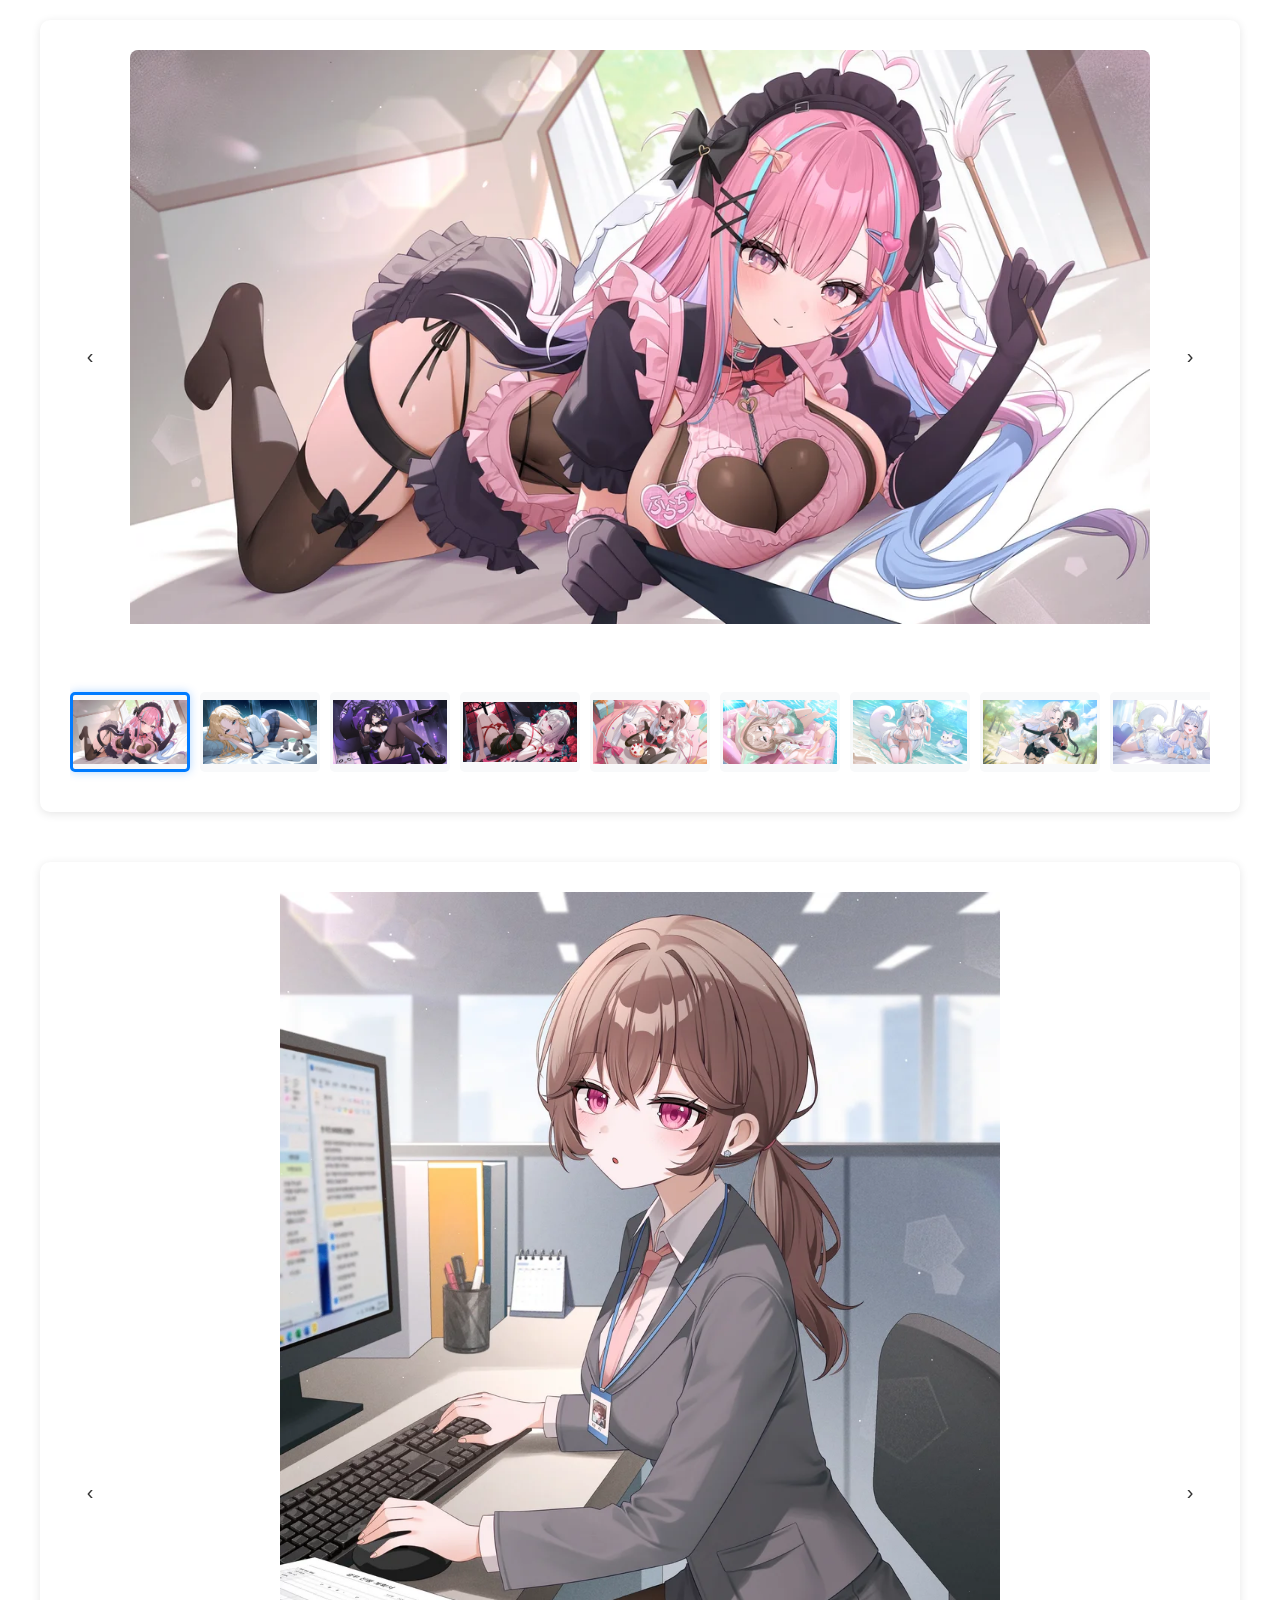
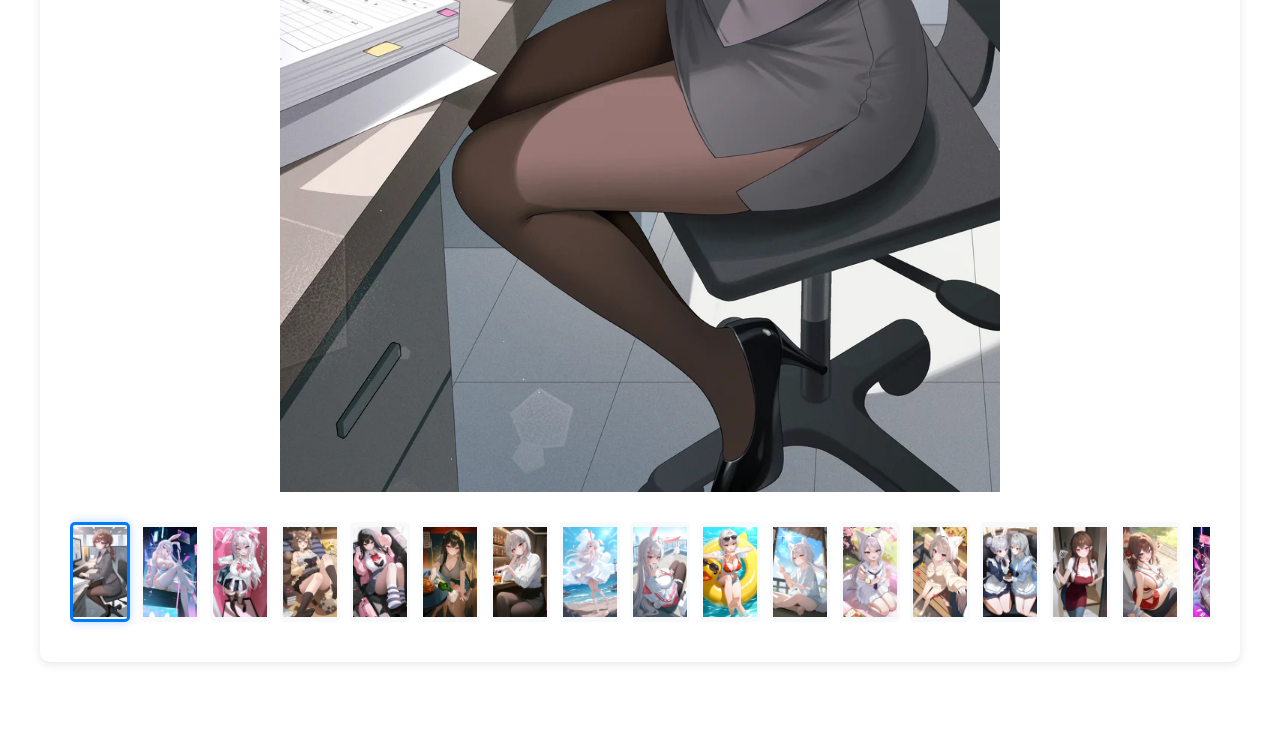
<file: index.html>
<!DOCTYPE html>
<html lang="ko">
<head>
  <meta charset="UTF-8">
  <meta name="viewport" content="width=device-width, initial-scale=1.0">
  <title>Illustration Image Sliders</title>
  <link rel="stylesheet" href="style.css">
  <style>
    #height-image-container {
      padding: 0 150px;
    }

    
    @media (max-width: 768px) {
      #height-image-container {
        padding: 0 clamp(8px, 4vw, 24px);
      }
    }
  </style>
</head>
<body>

  <div class="slider-container width-slider">
    <div class="slider-wrapper">
      <button type="button" class="arrow-button prev" onclick="changeImage('width', -1)">‹</button>
      <button type="button" class="arrow-button next" onclick="changeImage('width', 1)">›</button>
      <div class="main-image-container" id="width-image-container"></div>
    </div>
    <div class="thumbnails-container" id="width-thumbnails"></div>
  </div>

  <div class="slider-container height-slider">
    <div class="slider-wrapper">
      <button type="button" class="arrow-button prev" onclick="changeImage('height', -1)">‹</button>
      <button type="button" class="arrow-button next" onclick="changeImage('height', 1)">›</button>
      <div class="main-image-container" id="height-image-container"></div>
    </div>
    <div class="thumbnails-container" id="height-thumbnails"></div>
  </div>

  <script>
    const sliders = {
      width: { currentIndex: 0, images: [] },
      height: { currentIndex: 0, images: [] }
    };

    function createSlider(type, imageUrls) {
      if (!imageUrls || imageUrls.length === 0) {
        document.querySelector(`.${type}-slider`).innerHTML = '<div class="loading">이미지가 없습니다.</div>';
        return sendHeight();
      }

      sliders[type].images = imageUrls;
      sliders[type].currentIndex = 0;

      const imageContainer = document.getElementById(`${type}-image-container`);
      const thumbnailsContainer = document.getElementById(`${type}-thumbnails`);
      imageContainer.innerHTML = '';
      thumbnailsContainer.innerHTML = '';

      imageUrls.forEach((url, index) => {
        const isActive = index === 0 ? 'active' : '';

        const img = document.createElement('img');
        img.src = url;
        img.className = `main-image ${isActive}`;
        img.alt = `${type} image ${index + 1}`;
        imageContainer.appendChild(img);

        const thumbnail = document.createElement('img');
        thumbnail.src = url;
        thumbnail.className = `thumbnail ${isActive}`;
        thumbnail.alt = `${type} thumbnail ${index + 1}`;
        thumbnail.onclick = () => goToImage(type, index);
        thumbnailsContainer.appendChild(thumbnail);
      });

      setupTouchEvents(type, imageContainer);

      const firstImage = imageContainer.querySelector('.main-image');
      if (firstImage) firstImage.onload = sendHeight;
    }

    function setupTouchEvents(type, container) {
      let startX = 0, startY = 0;

      container.addEventListener('touchstart', (event) => {
        startX = event.touches[0].clientX;
        startY = event.touches[0].clientY;
      }, { passive: true });

      container.addEventListener('touchend', (event) => {
        const diffX = startX - event.changedTouches[0].clientX;
        const diffY = startY - event.changedTouches[0].clientY;

        if (Math.abs(diffX) > Math.abs(diffY) && Math.abs(diffX) > 50) {
          changeImage(type, diffX > 0 ? 1 : -1);
        }
      }, { passive: true });
    }

    function changeImage(type, direction) {
      const slider = sliders[type];
      const total = slider.images.length;
      if (!total) return;

      slider.currentIndex = (slider.currentIndex + direction + total) % total;
      updateSlider(type);
    }

    function goToImage(type, index) {
      sliders[type].currentIndex = index;
      updateSlider(type);
    }

    function updateSlider(type) {
      const currentIndex = sliders[type].currentIndex;

      document.querySelectorAll(`#${type}-image-container .main-image`).forEach((img, index) => {
        img.classList.toggle('active', index === currentIndex);
      });

      document.querySelectorAll(`#${type}-thumbnails .thumbnail`).forEach((thumbnail, index) => {
        thumbnail.classList.toggle('active', index === currentIndex);
      });
    }

    function sendHeight() {
      window.parent.postMessage({ height: document.body.scrollHeight }, '*');
    }

    function initSliderData(type) {
      fetch(`data/illustration_${type}.json`)
        .then(response => response.json())
        .then(imageUrls => {
          imageUrls.sort((a, b) => a.localeCompare(b, undefined, { numeric: true, sensitivity: 'base' }));
          createSlider(type, imageUrls);
        })
        .catch(error => {
          console.error(`Error loading ${type} images:`, error);
          document.querySelector(`.${type}-slider`).innerHTML = '<div class="loading">이미지를 불러오는 중 오류가 발생했습니다.</div>';
          sendHeight();
        });
    }

    ['width', 'height'].forEach(initSliderData);

    document.addEventListener('keydown', (event) => {
      if (event.key === 'ArrowLeft') changeImage('width', -1);
      if (event.key === 'ArrowRight') changeImage('width', 1);
    });

    ['resize', 'load'].forEach(event => window.addEventListener(event, sendHeight));
  </script>

</body>
</html>
</file>
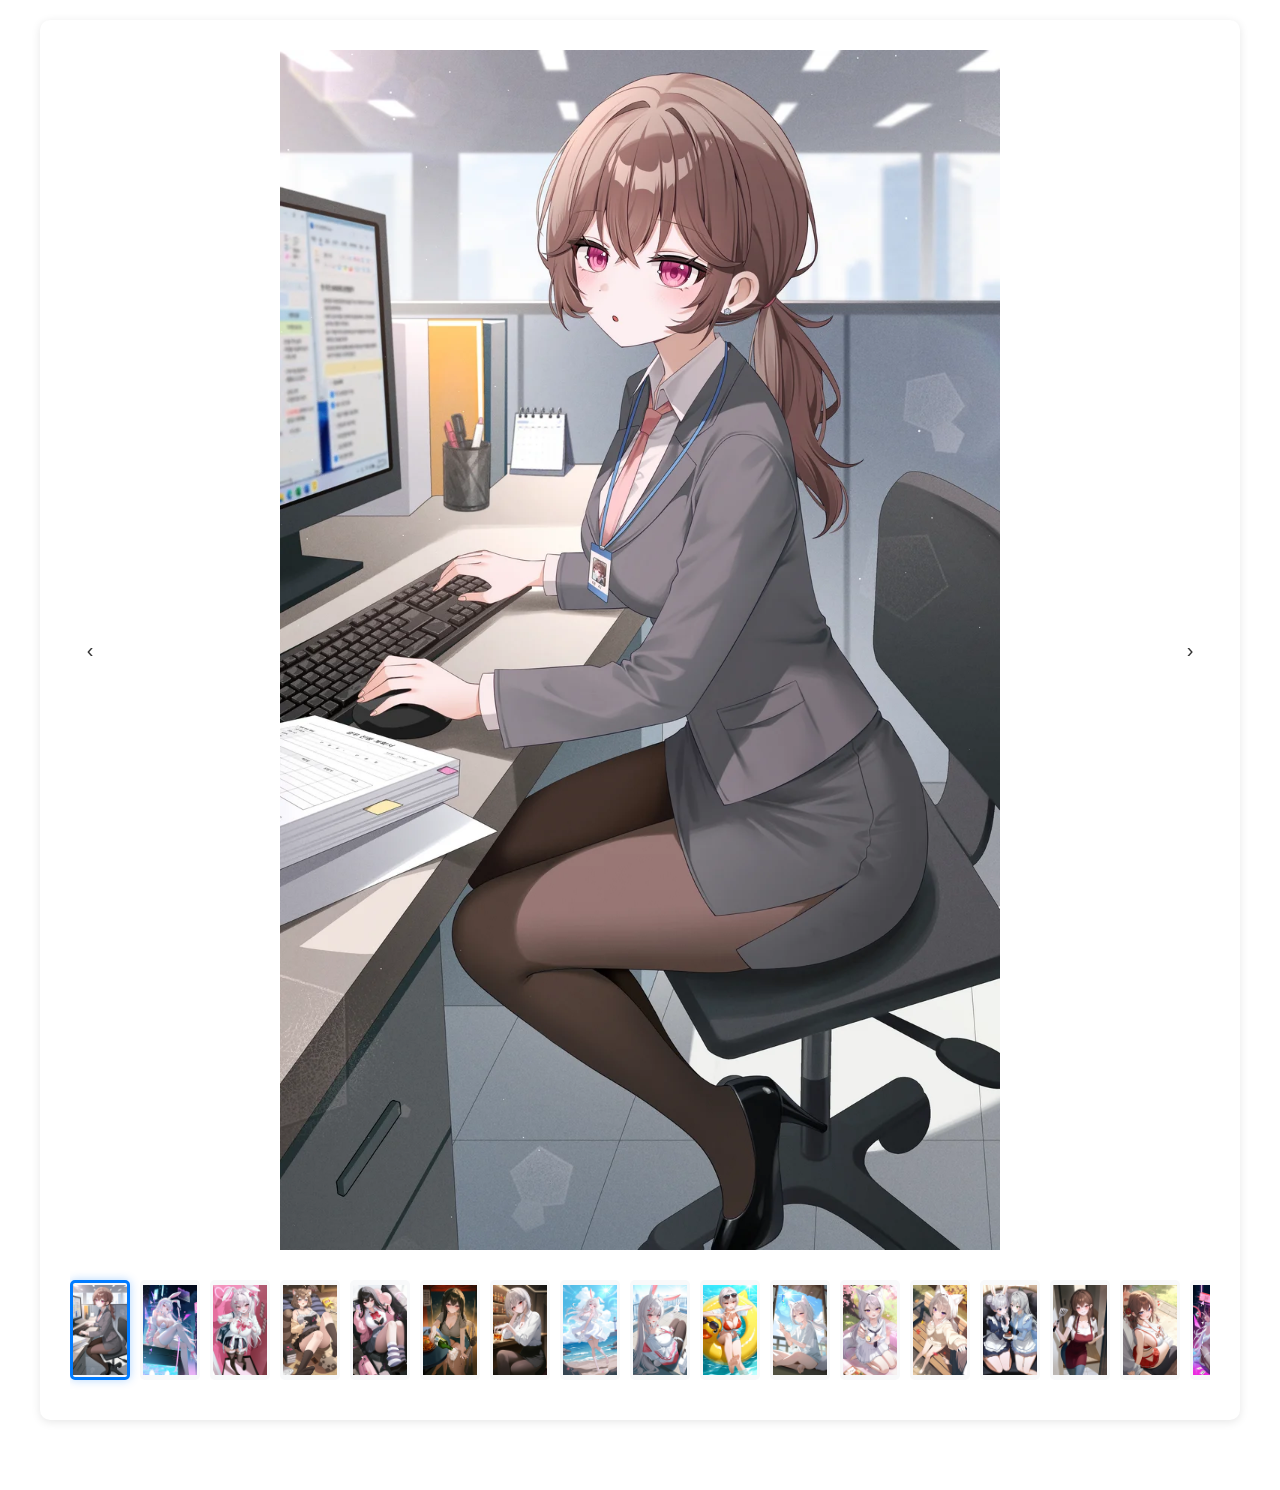
<file: illustration_height.html>
<!DOCTYPE html>
<html lang="ko">
<head>
  <meta charset="UTF-8">
  <meta name="viewport" content="width=device-width, initial-scale=1.0">
  <title>Height Image Slider</title>
  <link rel="stylesheet" href="style.css">
  <style>
    #height-image-container {
      padding: 0 150px;
    }

    @media (max-width: 768px) {
      #height-image-container {
        padding: 0 clamp(8px, 4vw, 24px);
      }
    }
  </style>
</head>
<body>

  <div class="slider-container height-slider">
    <div class="slider-wrapper">
      <button type="button" class="arrow-button prev" onclick="changeImage('height', -1)">‹</button>
      <button type="button" class="arrow-button next" onclick="changeImage('height', 1)">›</button>
      <div class="main-image-container" id="height-image-container">
      </div>
    </div>
    <div class="thumbnails-container" id="height-thumbnails"></div>
  </div>

  <script>
    const sliders = {
      height: { currentIndex: 0, images: [] }
    };

    function createSlider(type, imageUrls) {
      if (!imageUrls || imageUrls.length === 0) {
        document.querySelector(`.${type}-slider`).innerHTML = '<div class="loading">이미지가 없습니다.</div>';
        return sendHeight();
      }

      sliders[type].images = imageUrls;
      sliders[type].currentIndex = 0;

      const imageContainer = document.getElementById(`${type}-image-container`);
      const thumbnailsContainer = document.getElementById(`${type}-thumbnails`);
      imageContainer.innerHTML = '';
      thumbnailsContainer.innerHTML = '';

      imageUrls.forEach((url, index) => {
        const isActive = index === 0 ? 'active' : '';

        const img = document.createElement('img');
        img.src = url;
        img.className = `main-image ${isActive}`;
        img.alt = `${type} image ${index + 1}`;
        imageContainer.appendChild(img);

        const thumbnail = document.createElement('img');
        thumbnail.src = url;
        thumbnail.className = `thumbnail ${isActive}`;
        thumbnail.alt = `${type} thumbnail ${index + 1}`;
        thumbnail.onclick = () => goToImage(type, index);
        thumbnailsContainer.appendChild(thumbnail);
      });

      setupTouchEvents(type, imageContainer);

      const firstImage = imageContainer.querySelector('.main-image');
      if (firstImage) firstImage.onload = sendHeight;
    }

    function setupTouchEvents(type, container) {
      let startX = 0, startY = 0;

      container.addEventListener('touchstart', (e) => {
        startX = e.touches[0].clientX;
        startY = e.touches[0].clientY;
      }, { passive: true });

      container.addEventListener('touchend', (e) => {
        const diffX = startX - e.changedTouches[0].clientX;
        const diffY = startY - e.changedTouches[0].clientY;

        if (Math.abs(diffX) > Math.abs(diffY) && Math.abs(diffX) > 50) {
          changeImage(type, diffX > 0 ? 1 : -1);
        }
      }, { passive: true });
    }

    function changeImage(type, direction) {
      const slider = sliders[type];
      const total = slider.images.length;
      if (!total) return;

      slider.currentIndex = (slider.currentIndex + direction + total) % total;
      updateSlider(type);
    }

    function goToImage(type, index) {
      sliders[type].currentIndex = index;
      updateSlider(type);
    }

    function updateSlider(type) {
      const currentIndex = sliders[type].currentIndex;

      document.querySelectorAll(`#${type}-image-container .main-image`).forEach((img, index) => {
        img.classList.toggle('active', index === currentIndex);
      });

      document.querySelectorAll(`#${type}-thumbnails .thumbnail`).forEach((thumbnail, index) => {
        thumbnail.classList.toggle('active', index === currentIndex);
      });
    }

    function sendHeight() {
      window.parent.postMessage({ height: document.body.scrollHeight }, '*');
    }

    function initSliderData(type) {
      fetch(`data/illustration_${type}.json`)
        .then(res => res.json())
        .then(imageUrls => {
          imageUrls.sort((a, b) => a.localeCompare(b, undefined, { numeric: true, sensitivity: 'base' }));
          createSlider(type, imageUrls);
        })
        .catch(error => {
          console.error(`Error loading ${type} images:`, error);
          document.querySelector(`.${type}-slider`).innerHTML = '<div class="loading">이미지를 불러오는 중 오류가 발생했습니다.</div>';
          sendHeight();
        });
    }

    initSliderData('height');

    document.addEventListener('keydown', (e) => {
      if (e.key === 'ArrowLeft') changeImage('height', -1);
      if (e.key === 'ArrowRight') changeImage('height', 1);
    });

    ['resize', 'load'].forEach(event => window.addEventListener(event, sendHeight));
  </script>

</body>
</html>
</file>
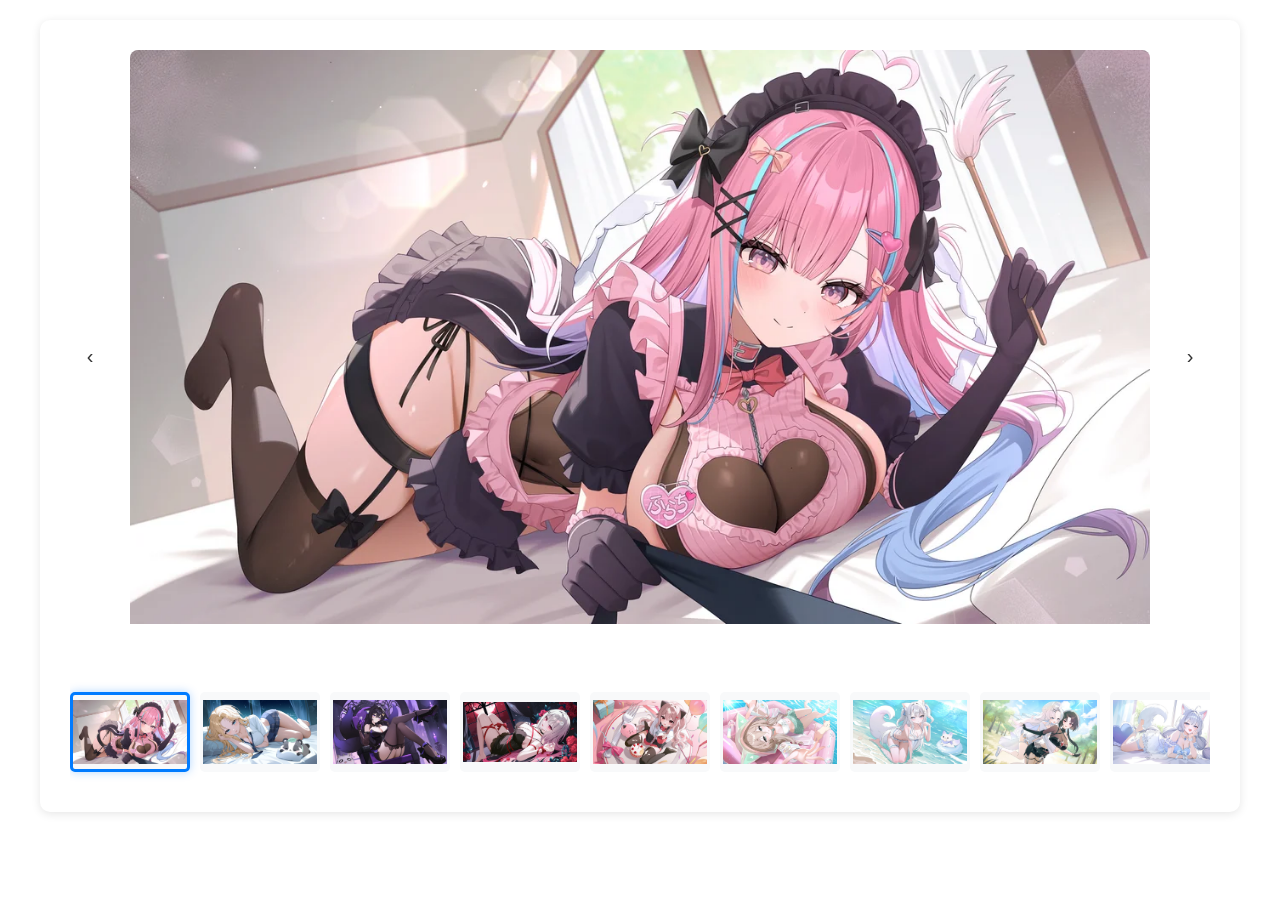
<file: illustration_width.html>
<!DOCTYPE html>
<html lang="ko">
<head>
  <meta charset="UTF-8">
  <meta name="viewport" content="width=device-width, initial-scale=1.0">
  <title>Width Image Slider</title>
  <link rel="stylesheet" href="style.css">
</head>
<body>

  <div class="slider-container width-slider">
    <div class="slider-wrapper">
      <button type="button" class="arrow-button prev" onclick="changeImage('width', -1)">‹</button>
      <button type="button" class="arrow-button next" onclick="changeImage('width', 1)">›</button>
      <div class="main-image-container" id="width-image-container">
      </div>
    </div>
    <div class="thumbnails-container" id="width-thumbnails"></div>
  </div>

  <script>
    const sliders = {
      width: { currentIndex: 0, images: [] }
    };
    
    function createSlider(type, imageUrls) {
      if (!imageUrls || imageUrls.length === 0) {
        document.querySelector(`.${type}-slider`).innerHTML = '<div class="loading">이미지가 없습니다.</div>';
        return sendHeight();
      }
    
      sliders[type].images = imageUrls;
      sliders[type].currentIndex = 0;
    
      const imageContainer = document.getElementById(`${type}-image-container`);
      const thumbnailsContainer = document.getElementById(`${type}-thumbnails`);
      imageContainer.innerHTML = '';
      thumbnailsContainer.innerHTML = '';
    
      imageUrls.forEach((url, index) => {
        const isActive = index === 0 ? 'active' : '';
    
        const img = document.createElement('img');
        img.src = url;
        img.className = `main-image ${isActive}`;
        img.alt = `${type} image ${index + 1}`;
        imageContainer.appendChild(img);
    
        const thumbnail = document.createElement('img');
        thumbnail.src = url;
        thumbnail.className = `thumbnail ${isActive}`;
        thumbnail.alt = `${type} thumbnail ${index + 1}`;
        thumbnail.onclick = () => goToImage(type, index);
        thumbnailsContainer.appendChild(thumbnail);
      });
    
      setupTouchEvents(type, imageContainer);
    
      const firstImage = imageContainer.querySelector('.main-image');
      if (firstImage) firstImage.onload = sendHeight;
    }
    
    function setupTouchEvents(type, container) {
      let startX = 0, startY = 0;
    
      container.addEventListener('touchstart', (e) => {
        startX = e.touches[0].clientX;
        startY = e.touches[0].clientY;
      }, { passive: true });
    
      container.addEventListener('touchend', (e) => {
        const diffX = startX - e.changedTouches[0].clientX;
        const diffY = startY - e.changedTouches[0].clientY;
    
        if (Math.abs(diffX) > Math.abs(diffY) && Math.abs(diffX) > 50) {
          changeImage(type, diffX > 0 ? 1 : -1);
        }
      }, { passive: true });
    }
    
    function changeImage(type, direction) {
      const slider = sliders[type];
      const total = slider.images.length;
      if (!total) return;
    
      slider.currentIndex = (slider.currentIndex + direction + total) % total;
      updateSlider(type);
    }
    
    function goToImage(type, index) {
      sliders[type].currentIndex = index;
      updateSlider(type);
    }
    
    function updateSlider(type) {
      const currentIndex = sliders[type].currentIndex;
    
      document.querySelectorAll(`#${type}-image-container .main-image`).forEach((img, index) => {
        img.classList.toggle('active', index === currentIndex);
      });
    
      document.querySelectorAll(`#${type}-thumbnails .thumbnail`).forEach((thumbnail, index) => {
        const isActive = index === currentIndex;
        thumbnail.classList.toggle('active', isActive);
      });
    }
    
    function sendHeight() {
      window.parent.postMessage({ height: document.body.scrollHeight }, '*');
    }
    
    function initSliderData(type) {
      fetch(`data/illustration_${type}.json`)
        .then(res => res.json())
        .then(imageUrls => {
          imageUrls.sort((a, b) => a.localeCompare(b, undefined, { numeric: true, sensitivity: 'base' }));
          createSlider(type, imageUrls);
        })
        .catch(error => {
          console.error(`Error loading ${type} images:`, error);
          document.querySelector(`.${type}-slider`).innerHTML = '<div class="loading">이미지를 불러오는 중 오류가 발생했습니다.</div>';
          sendHeight();
        });
    }
    
    initSliderData('width');
    
    document.addEventListener('keydown', (e) => {
      if (e.key === 'ArrowLeft') changeImage('width', -1);
      if (e.key === 'ArrowRight') changeImage('width', 1);
    });
    
    ['resize', 'load'].forEach(event => window.addEventListener(event, sendHeight));
  </script>

</body>
</html>
</file>
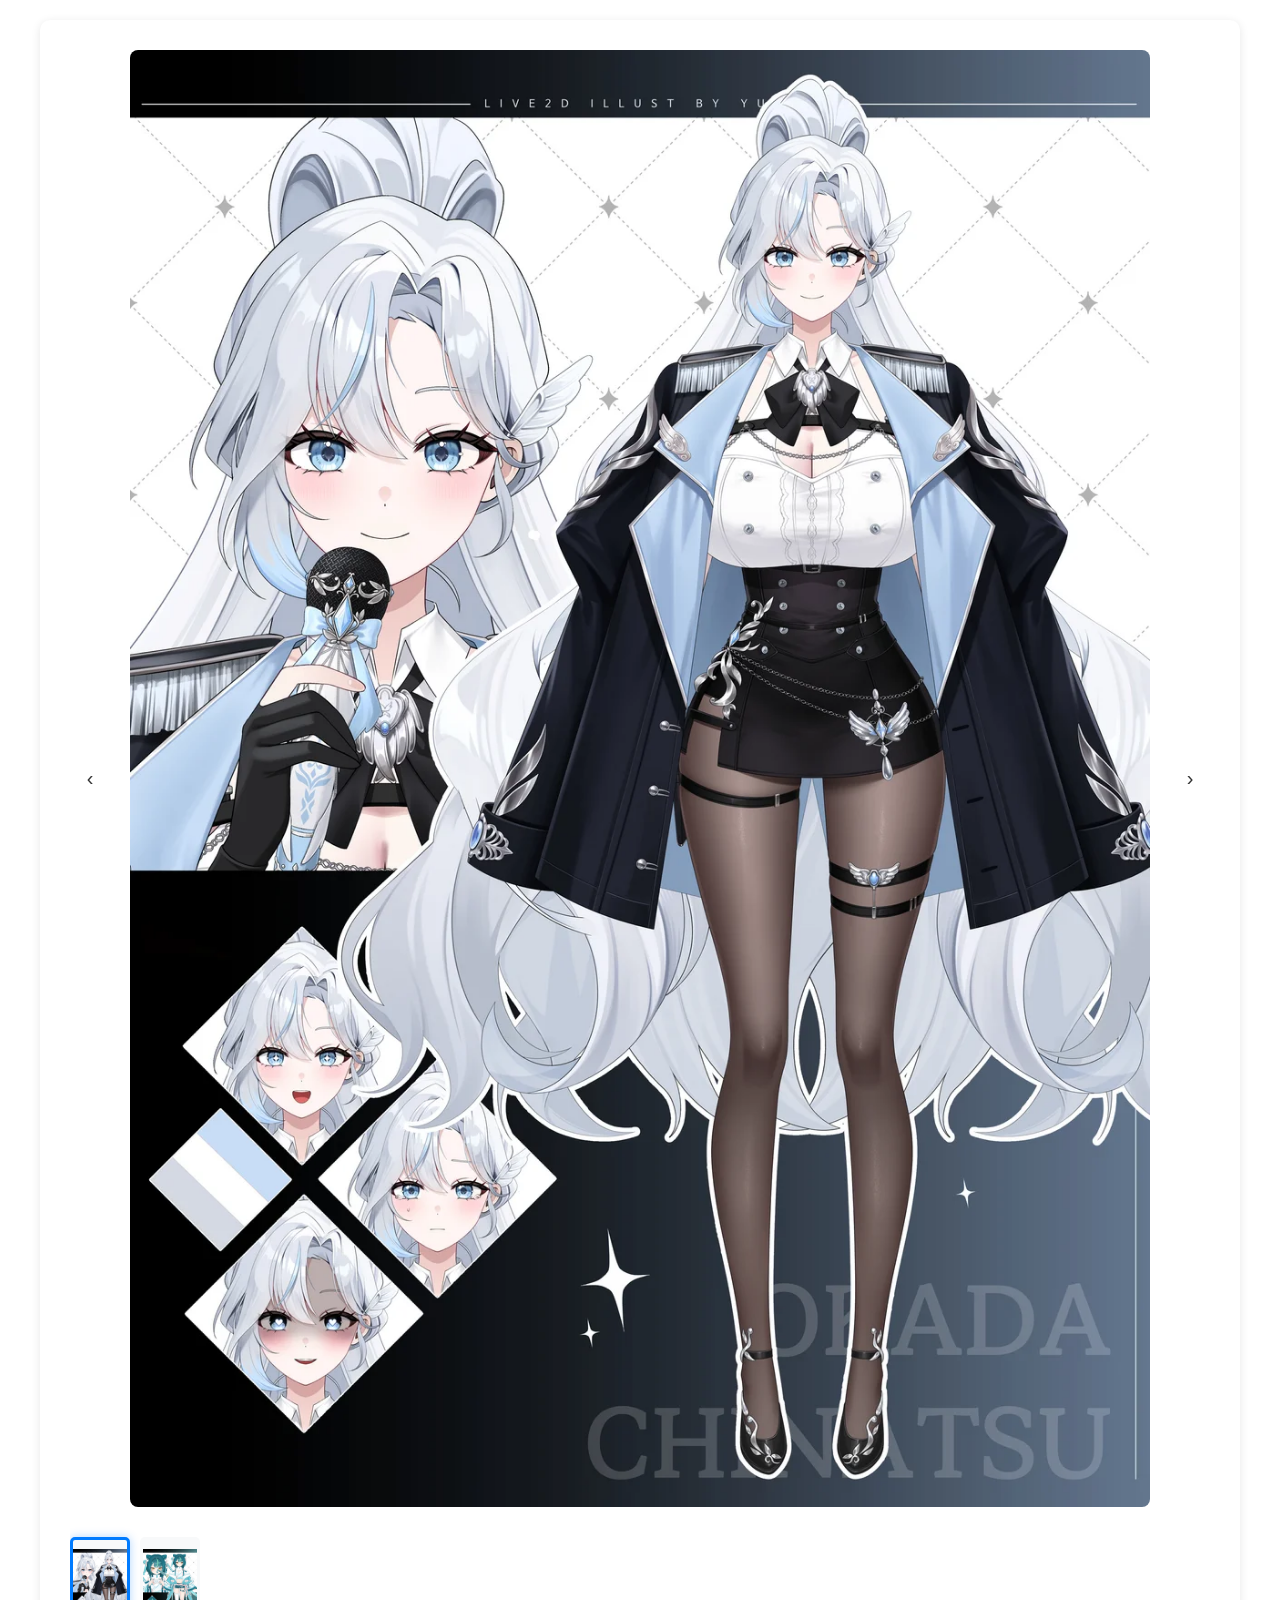
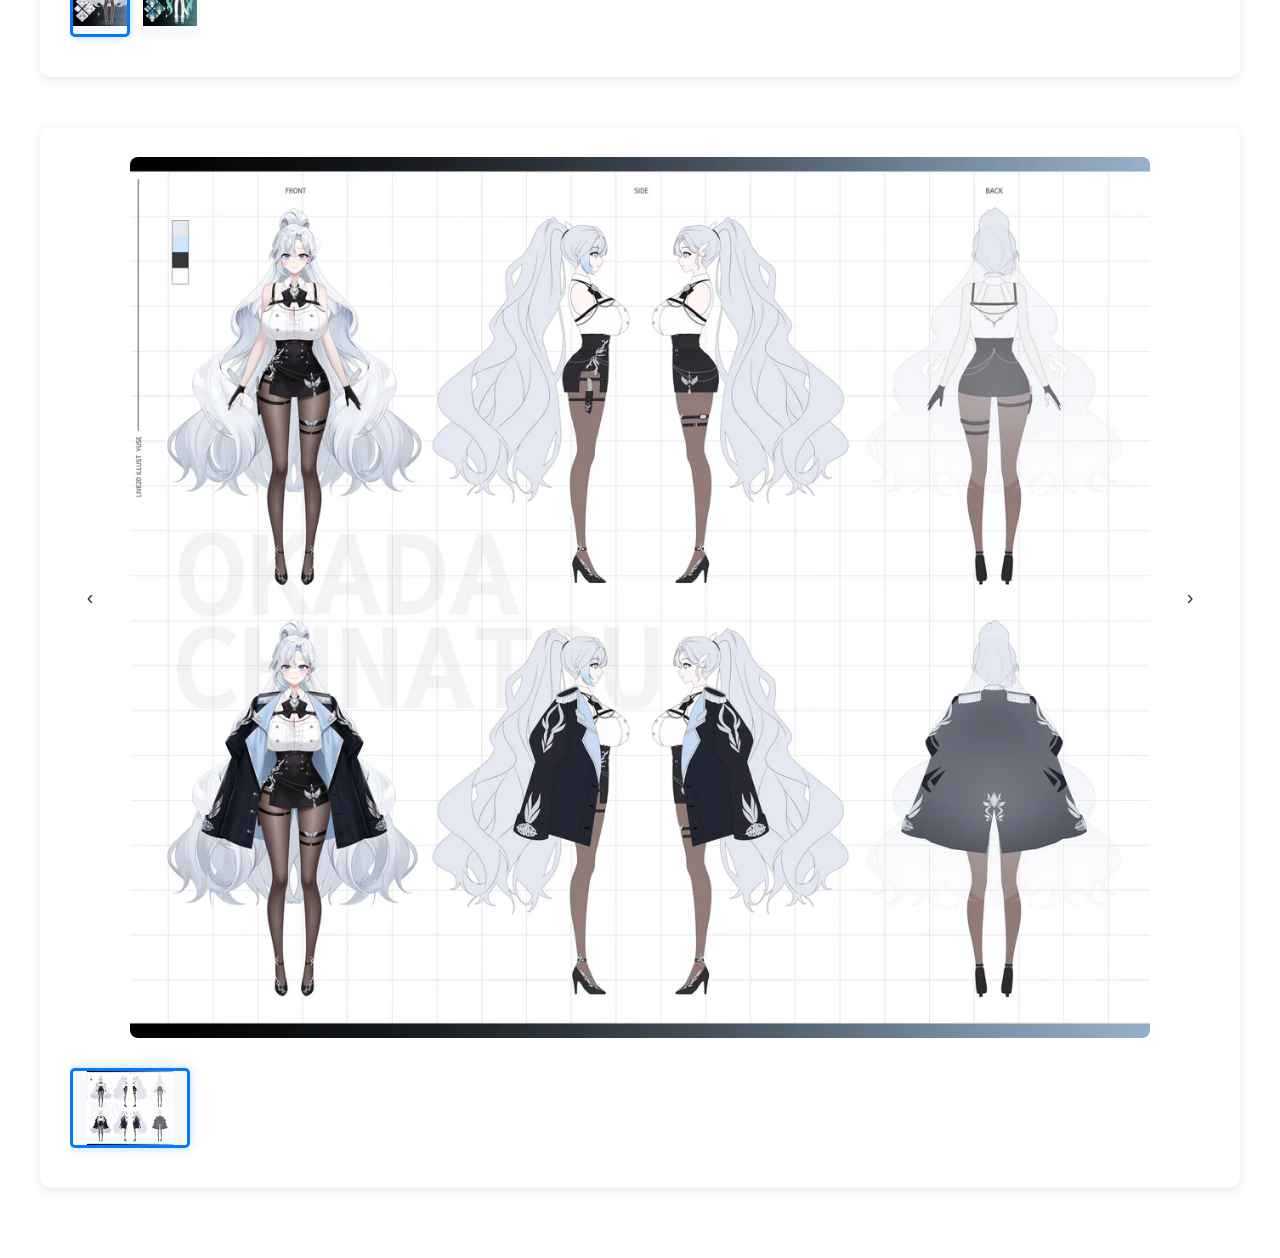
<file: virtual_illustration.html>
<!DOCTYPE html>
<html lang="ko">
<head>
  <meta charset="UTF-8">
  <meta name="viewport" content="width=device-width, initial-scale=1.0">
  <title>Image Slider</title>
  <link rel="stylesheet" href="style.css">
  <style>
    .width-slider .main-image,
    .height-slider .main-image {
      object-fit: contain !important;
    }

    .width-slider .thumbnail,
    .height-slider .thumbnail {
      object-fit: contain !important;
      background-color: #f8f9fa !important; 
  }
</style>
</head>
<body>

  <div class="slider-container height-slider">
    <div class="slider-wrapper">
      <button class="arrow-button prev" onclick="changeImage('height', -1)">‹</button>
      <button class="arrow-button next" onclick="changeImage('height', 1)">›</button>
      <div class="main-image-container" id="height-image-container">
      </div>
    </div>
    <div class="thumbnails-container" id="height-thumbnails"></div>
  </div>

  <div class="slider-container width-slider">
    <div class="slider-wrapper">
      <button class="arrow-button prev" onclick="changeImage('width', -1)">‹</button>
      <button class="arrow-button next" onclick="changeImage('width', 1)">›</button>
      <div class="main-image-container" id="width-image-container">
      </div>
    </div>
    <div class="thumbnails-container" id="width-thumbnails"></div>
  </div>
  
  <script>
    const sliders = {
      width: { currentIndex: 0, images: [] },
      height: { currentIndex: 0, images: [] }
    };
    
    function createSlider(type, imageUrls) {
      if (!imageUrls || imageUrls.length === 0) {
        document.querySelector(`.${type}-slider`).innerHTML = '<div class="loading">이미지가 없습니다.</div>';
        return sendHeight();
      }
    
      sliders[type].images = imageUrls;
      sliders[type].currentIndex = 0;
    
      const imageContainer = document.getElementById(`${type}-image-container`);
      const thumbnailsContainer = document.getElementById(`${type}-thumbnails`);
      imageContainer.innerHTML = '';
      thumbnailsContainer.innerHTML = '';
    
      imageUrls.forEach((url, index) => {
        const isActive = index === 0 ? 'active' : '';
    
        const img = document.createElement('img');
        img.src = url;
        img.className = `main-image ${isActive}`;
        img.alt = `${type} image ${index + 1}`;
        imageContainer.appendChild(img);
    
        const thumbnail = document.createElement('img');
        thumbnail.src = url;
        thumbnail.className = `thumbnail ${isActive}`;
        thumbnail.alt = `${type} thumbnail ${index + 1}`;
        thumbnail.onclick = () => goToImage(type, index);
        thumbnailsContainer.appendChild(thumbnail);
      });
    
      setupTouchEvents(type, imageContainer);
    
      const firstImage = imageContainer.querySelector('.main-image');
      if (firstImage) firstImage.onload = sendHeight;
    }
    
    function setupTouchEvents(type, container) {
      let startX = 0, startY = 0;
    
      container.addEventListener('touchstart', (e) => {
        startX = e.touches[0].clientX;
        startY = e.touches[0].clientY;
      }, { passive: true });
    
      container.addEventListener('touchend', (e) => {
        const diffX = startX - e.changedTouches[0].clientX;
        const diffY = startY - e.changedTouches[0].clientY;
    
        if (Math.abs(diffX) > Math.abs(diffY) && Math.abs(diffX) > 50) {
          changeImage(type, diffX > 0 ? 1 : -1);
        }
      }, { passive: true });
    }
    
    function changeImage(type, direction) {
      const slider = sliders[type];
      const total = slider.images.length;
      if (!total) return;
    
      slider.currentIndex = (slider.currentIndex + direction + total) % total;
      updateSlider(type);
    }
    
    function goToImage(type, index) {
      sliders[type].currentIndex = index;
      updateSlider(type);
    }
    
    function updateSlider(type) {
      const currentIndex = sliders[type].currentIndex;
    
      document.querySelectorAll(`#${type}-image-container .main-image`).forEach((img, index) => {
        img.classList.toggle('active', index === currentIndex);
      });
    
      document.querySelectorAll(`#${type}-thumbnails .thumbnail`).forEach((thumbnail, index) => {
        const isActive = index === currentIndex;
        thumbnail.classList.toggle('active', isActive);
        if (isActive) {
          thumbnail.scrollIntoView({ behavior: 'smooth', block: 'nearest', inline: 'center' });
        }
      });
    }
    
    function sendHeight() {
      window.parent.postMessage({ height: document.body.scrollHeight }, '*');
    }
    
    function initSliderData(type, fileName) {
      fetch(`https://iyusei02-lgtm.github.io/images/data/${fileName}.json`)
        .then(res => res.json())
        .then(imageUrls => {
          imageUrls.sort((a, b) => a.localeCompare(b, undefined, { numeric: true, sensitivity: 'base' }));
          createSlider(type, imageUrls);
        })
        .catch(error => {
          console.error(`Error loading ${type} images:`, error);
          document.querySelector(`.${type}-slider`).innerHTML = '<div class="loading">이미지를 불러오는 중 오류가 발생했습니다.</div>';
          sendHeight();
        });
    }
    
    initSliderData('width', 'virtual_illustration_width');
    initSliderData('height', 'virtual_illustration_height');
    
    document.addEventListener('keydown', (e) => {
      if (e.key === 'ArrowLeft') changeImage('width', -1);
      if (e.key === 'ArrowRight') changeImage('width', 1);
    });
    
    ['resize', 'load'].forEach(event => window.addEventListener(event, sendHeight));
  </script>

</body>
</html>
</file>
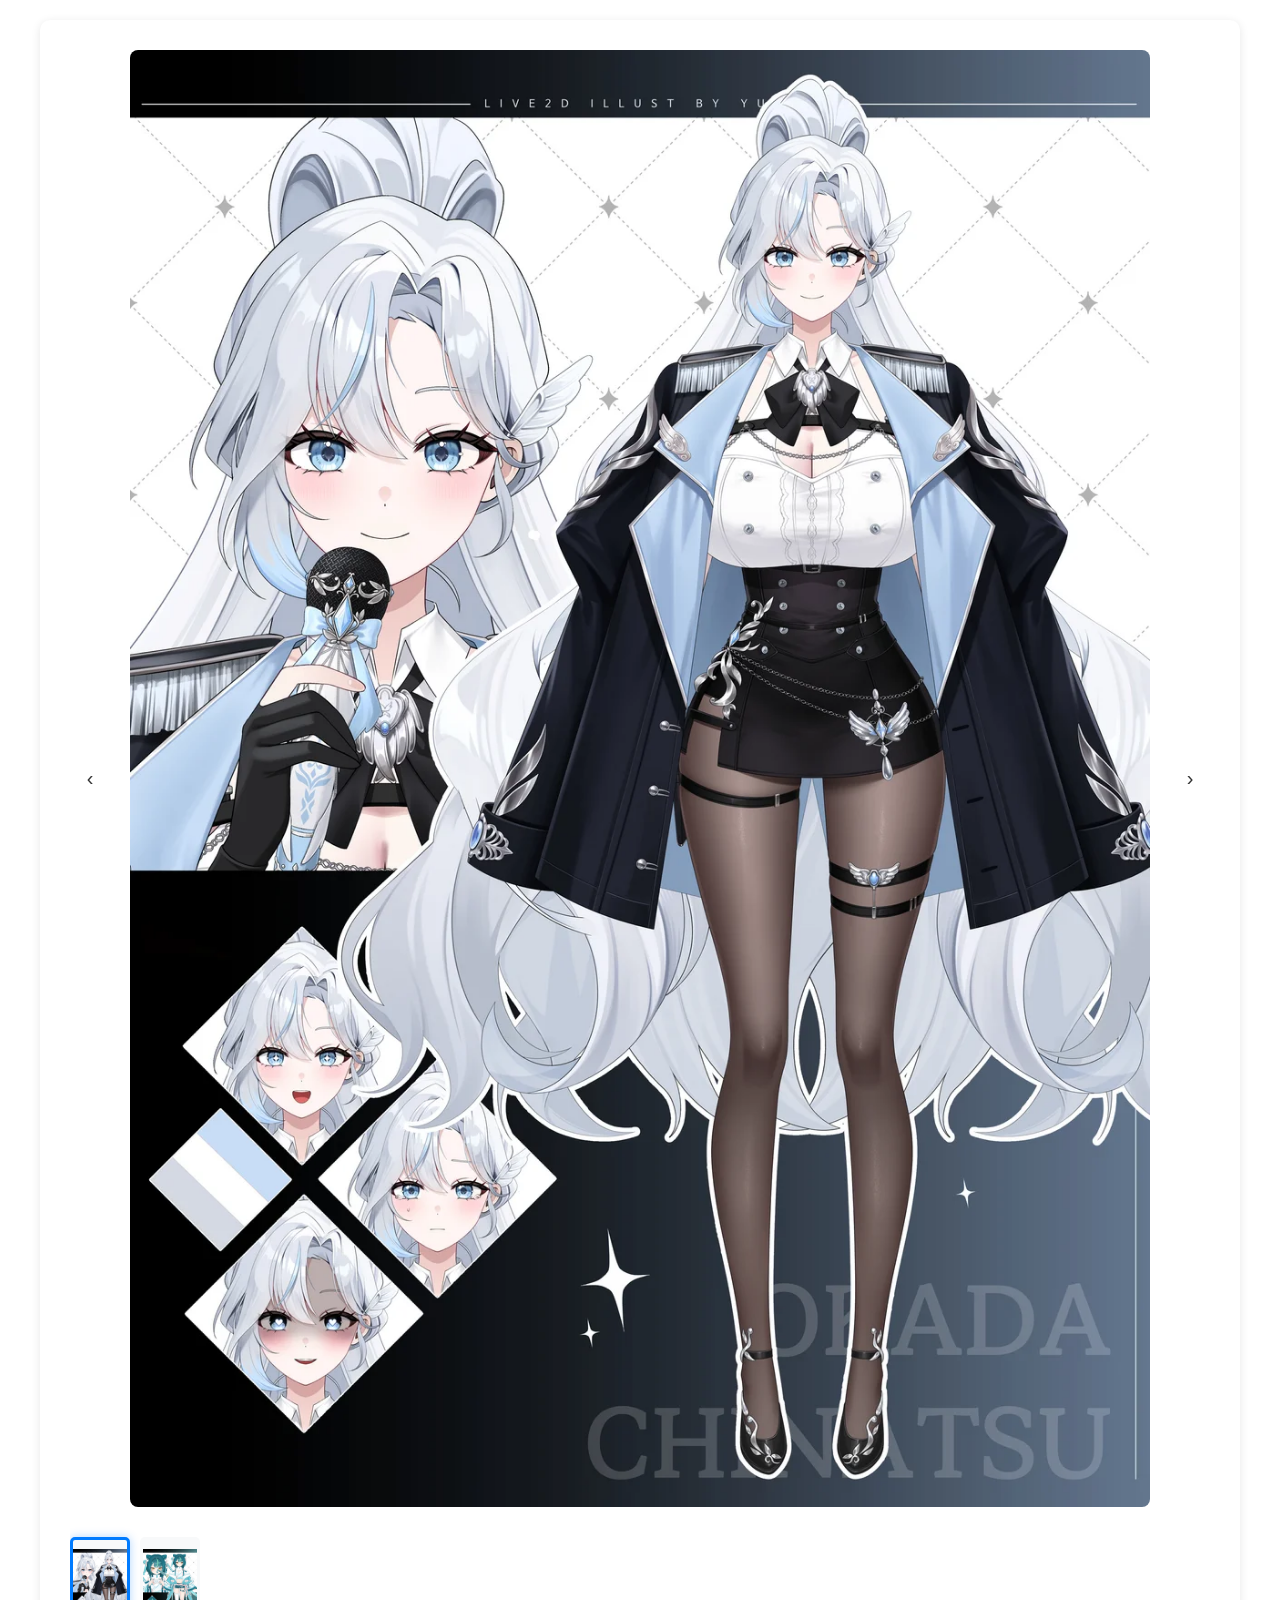
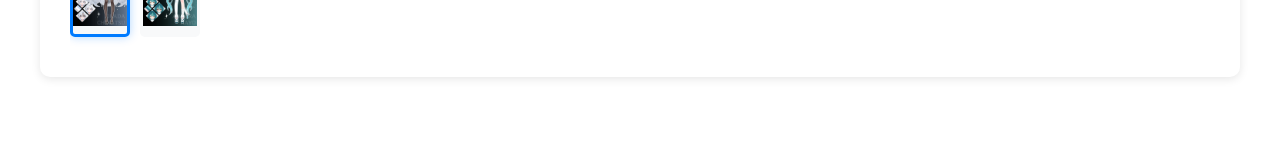
<file: virtual_illustration_height.html>
<!DOCTYPE html>
<html lang="ko">
<head>
  <meta charset="UTF-8">
  <meta name="viewport" content="width=device-width, initial-scale=1.0">
  <title>Height Image Slider</title>
  <link rel="stylesheet" href="style.css">
  <style>
    .height-slider .main-image {
      object-fit: contain !important;
    }
    .height-slider .thumbnail {
      object-fit: contain !important;
      background-color: #f8f9fa !important; 
    }
  </style>
</head>
<body>

  <div class="slider-container height-slider">
    <div class="slider-wrapper">
      <button type="button" class="arrow-button prev" onclick="changeImage('height', -1)">‹</button>
      <button type="button" class="arrow-button next" onclick="changeImage('height', 1)">›</button>
      <div class="main-image-container" id="height-image-container">
      </div>
    </div>
    <div class="thumbnails-container" id="height-thumbnails"></div>
  </div>
  
  <script>
    const sliders = {
      height: { currentIndex: 0, images: [] }
    };
    
    function createSlider(type, imageUrls) {
      if (!imageUrls || imageUrls.length === 0) {
        document.querySelector(`.${type}-slider`).innerHTML = '<div class="loading">이미지가 없습니다.</div>';
        return sendHeight();
      }
    
      sliders[type].images = imageUrls;
      sliders[type].currentIndex = 0;
    
      const imageContainer = document.getElementById(`${type}-image-container`);
      const thumbnailsContainer = document.getElementById(`${type}-thumbnails`);
      imageContainer.innerHTML = '';
      thumbnailsContainer.innerHTML = '';
    
      imageUrls.forEach((url, index) => {
        const isActive = index === 0 ? 'active' : '';
    
        const img = document.createElement('img');
        img.src = url;
        img.className = `main-image ${isActive}`;
        img.alt = `${type} image ${index + 1}`;
        imageContainer.appendChild(img);
    
        const thumbnail = document.createElement('img');
        thumbnail.src = url;
        thumbnail.className = `thumbnail ${isActive}`;
        thumbnail.alt = `${type} thumbnail ${index + 1}`;
        
        thumbnail.onclick = () => goToImage(type, index);
        
        thumbnailsContainer.appendChild(thumbnail);
      });
    
      setupTouchEvents(type, imageContainer);
    
      const firstImage = imageContainer.querySelector('.main-image');
      if (firstImage) firstImage.onload = sendHeight;
    }
    
    function setupTouchEvents(type, container) {
      let startX = 0, startY = 0;
    
      container.addEventListener('touchstart', (e) => {
        startX = e.touches[0].clientX;
        startY = e.touches[0].clientY;
      }, { passive: true });
    
      container.addEventListener('touchend', (e) => {
        const diffX = startX - e.changedTouches[0].clientX;
        const diffY = startY - e.changedTouches[0].clientY;
    
        if (Math.abs(diffX) > Math.abs(diffY) && Math.abs(diffX) > 50) {
          changeImage(type, diffX > 0 ? 1 : -1);
        }
      }, { passive: true });
    }
    
    function changeImage(type, direction) {
      const slider = sliders[type];
      const total = slider.images.length;
      if (!total) return;
    
      slider.currentIndex = (slider.currentIndex + direction + total) % total;
      updateSlider(type);
    }
    
    function goToImage(type, index) {
      sliders[type].currentIndex = index;
      updateSlider(type);
    }
    
    function updateSlider(type) {
      const currentIndex = sliders[type].currentIndex;
    
      // 메인 이미지 활성화
      document.querySelectorAll(`#${type}-image-container .main-image`).forEach((img, index) => {
        img.classList.toggle('active', index === currentIndex);
      });
    
      // 썸네일 활성화
      document.querySelectorAll(`#${type}-thumbnails .thumbnail`).forEach((thumbnail, index) => {
        thumbnail.classList.toggle('active', index === currentIndex);
      });
    }
    
    function sendHeight() {
      window.parent.postMessage({ height: document.body.scrollHeight }, '*');
    }
    
    function initSliderData(type, fileName) {
      fetch(`https://iyusei02-lgtm.github.io/images/data/${fileName}.json`)
        .then(res => res.json())
        .then(imageUrls => {
          imageUrls.sort((a, b) => a.localeCompare(b, undefined, { numeric: true, sensitivity: 'base' }));
          createSlider(type, imageUrls);
        })
        .catch(error => {
          console.error(`Error loading ${type} images:`, error);
          document.querySelector(`.${type}-slider`).innerHTML = '<div class="loading">이미지를 불러오는 중 오류가 발생했습니다.</div>';
          sendHeight();
        });
    }
    
    initSliderData('height', 'virtual_illustration_height');
    
    document.addEventListener('keydown', (e) => {
      if (e.key === 'ArrowLeft') changeImage('height', -1);
      if (e.key === 'ArrowRight') changeImage('height', 1);
    });
    
    ['resize', 'load'].forEach(event => window.addEventListener(event, sendHeight));
  </script>

</body>
</html>
</file>
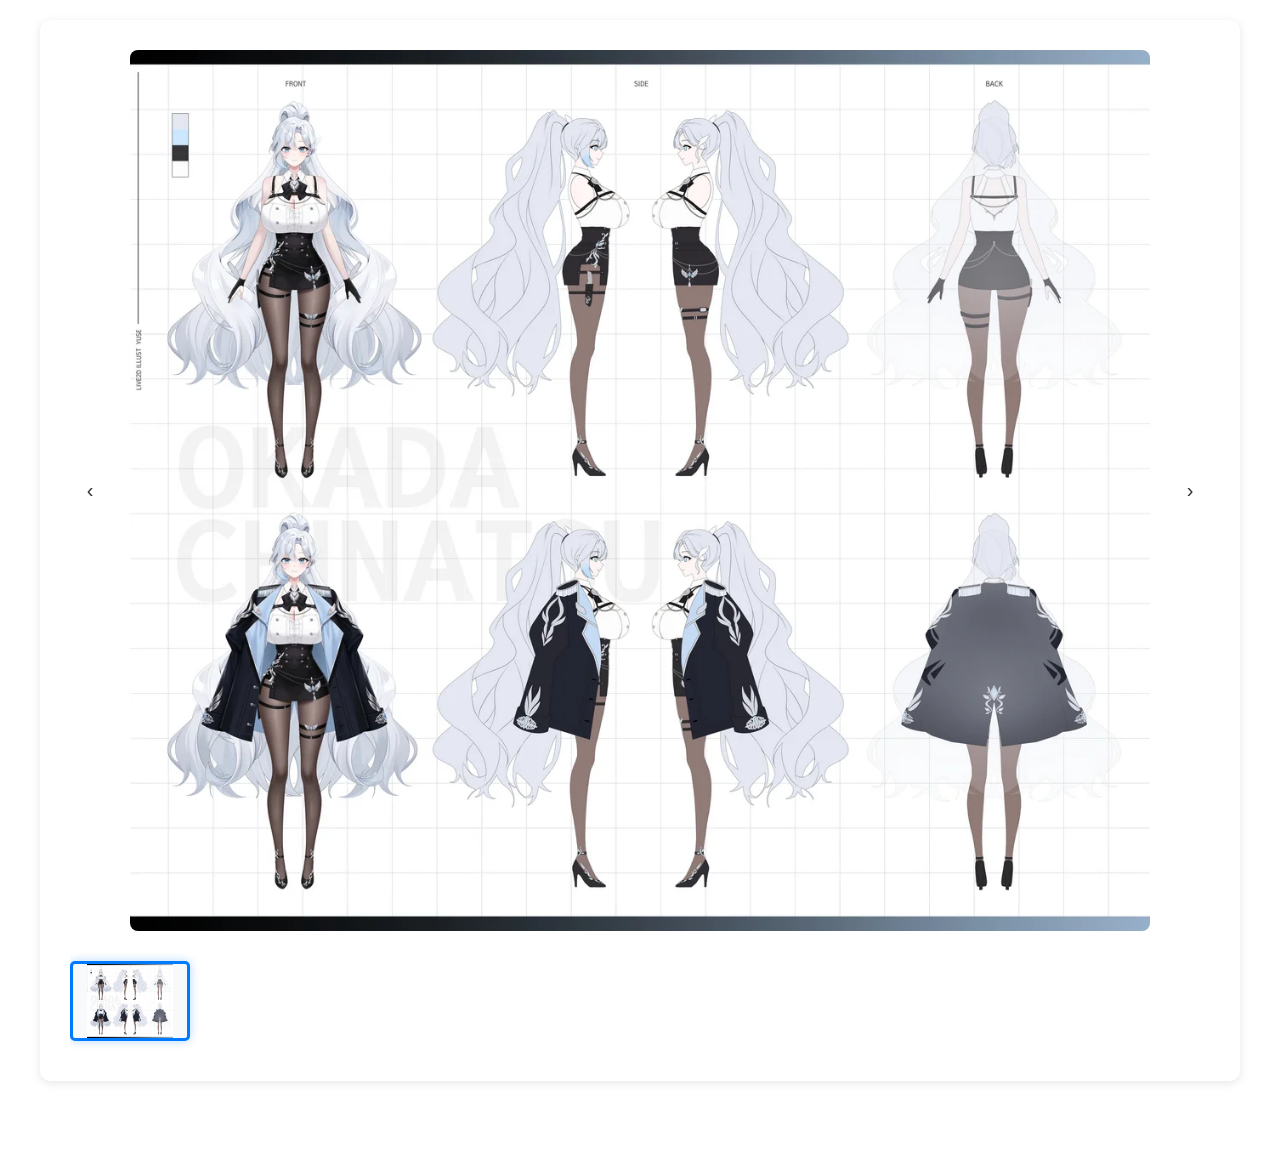
<file: virtual_illustration_width.html>
<!DOCTYPE html>
<html lang="ko">
<head>
  <meta charset="UTF-8">
  <meta name="viewport" content="width=device-width, initial-scale=1.0">
  <title>Width Image Slider</title>
  <link rel="stylesheet" href="style.css">
  <style>
    .width-slider .main-image {
      object-fit: contain !important;
    }
    .width-slider .thumbnail {
      object-fit: contain !important;
      background-color: #f8f9fa !important; 
    }
  </style>
</head>
<body>

  <div class="slider-container width-slider">
    <div class="slider-wrapper">
      <button type="button" class="arrow-button prev" onclick="changeImage('width', -1)">‹</button>
      <button type="button" class="arrow-button next" onclick="changeImage('width', 1)">›</button>
      <div class="main-image-container" id="width-image-container">
      </div>
    </div>
    <div class="thumbnails-container" id="width-thumbnails"></div>
  </div>
  
  <script>
    const sliders = {
      width: { currentIndex: 0, images: [] }
    };
    
    function createSlider(type, imageUrls) {
      if (!imageUrls || imageUrls.length === 0) {
        document.querySelector(`.${type}-slider`).innerHTML = '<div class="loading">이미지가 없습니다.</div>';
        return sendHeight();
      }
    
      sliders[type].images = imageUrls;
      sliders[type].currentIndex = 0;
    
      const imageContainer = document.getElementById(`${type}-image-container`);
      const thumbnailsContainer = document.getElementById(`${type}-thumbnails`);
      imageContainer.innerHTML = '';
      thumbnailsContainer.innerHTML = '';
    
      imageUrls.forEach((url, index) => {
        const isActive = index === 0 ? 'active' : '';
    
        const img = document.createElement('img');
        img.src = url;
        img.className = `main-image ${isActive}`;
        img.alt = `${type} image ${index + 1}`;
        imageContainer.appendChild(img);
    
        const thumbnail = document.createElement('img');
        thumbnail.src = url;
        thumbnail.className = `thumbnail ${isActive}`;
        thumbnail.alt = `${type} thumbnail ${index + 1}`;
        
        thumbnail.onclick = () => goToImage(type, index);
        
        thumbnailsContainer.appendChild(thumbnail);
      });
    
      setupTouchEvents(type, imageContainer);
    
      const firstImage = imageContainer.querySelector('.main-image');
      if (firstImage) firstImage.onload = sendHeight;
    }
    
    function setupTouchEvents(type, container) {
      let startX = 0, startY = 0;
    
      container.addEventListener('touchstart', (e) => {
        startX = e.touches[0].clientX;
        startY = e.touches[0].clientY;
      }, { passive: true });
    
      container.addEventListener('touchend', (e) => {
        const diffX = startX - e.changedTouches[0].clientX;
        const diffY = startY - e.changedTouches[0].clientY;
    
        if (Math.abs(diffX) > Math.abs(diffY) && Math.abs(diffX) > 50) {
          changeImage(type, diffX > 0 ? 1 : -1);
        }
      }, { passive: true });
    }
    
    function changeImage(type, direction) {
      const slider = sliders[type];
      const total = slider.images.length;
      if (!total) return;
    
      slider.currentIndex = (slider.currentIndex + direction + total) % total;
      updateSlider(type);
    }
    
    function goToImage(type, index) {
      sliders[type].currentIndex = index;
      updateSlider(type);
    }
    
    function updateSlider(type) {
      const currentIndex = sliders[type].currentIndex;
    
      // 메인 이미지 활성화
      document.querySelectorAll(`#${type}-image-container .main-image`).forEach((img, index) => {
        img.classList.toggle('active', index === currentIndex);
      });
    
      // 썸네일 활성화 (스크롤 자동 이동 삭제)
      document.querySelectorAll(`#${type}-thumbnails .thumbnail`).forEach((thumbnail, index) => {
        thumbnail.classList.toggle('active', index === currentIndex);
      });
    }
    
    function sendHeight() {
      window.parent.postMessage({ height: document.body.scrollHeight }, '*');
    }
    
    function initSliderData(type, fileName) {
      fetch(`https://iyusei02-lgtm.github.io/images/data/${fileName}.json`)
        .then(res => res.json())
        .then(imageUrls => {
          imageUrls.sort((a, b) => a.localeCompare(b, undefined, { numeric: true, sensitivity: 'base' }));
          createSlider(type, imageUrls);
        })
        .catch(error => {
          console.error(`Error loading ${type} images:`, error);
          document.querySelector(`.${type}-slider`).innerHTML = '<div class="loading">이미지를 불러오는 중 오류가 발생했습니다.</div>';
          sendHeight();
        });
    }
    
    initSliderData('width', 'virtual_illustration_width');
    
    document.addEventListener('keydown', (e) => {
      if (e.key === 'ArrowLeft') changeImage('width', -1);
      if (e.key === 'ArrowRight') changeImage('width', 1);
    });
    
    ['resize', 'load'].forEach(event => window.addEventListener(event, sendHeight));
  </script>

</body>
</html>
</file>
<file: style.css>
* {
  margin: 0;
  padding: 0;
  box-sizing: border-box;
}

body {
  font-family: Arial, sans-serif;
  padding: 20px;
  background: transparent;
  overflow-x: hidden;
}

.slider-container {
  max-width: 1200px;
  margin: 0 auto 50px;
  background: white;
  padding: 30px;
  border-radius: 10px;
  box-shadow: 0 2px 10px rgba(0,0,0,0.1);
}

.slider-wrapper {
  position: relative;
  padding: 0 60px;
}

.slider-title {
  font-size: 24px;
  font-weight: bold;
  margin-bottom: 20px;
  color: #333;
}

/* 컨테이너: 고정 비율 제거 및 CSS Grid 적용 */
.width-slider .main-image-container,
.height-slider .main-image-container {
  display: grid;
  width: 100%;
  max-width: 100%;
  border-radius: 8px;
  overflow: hidden;
  margin: 0 auto 20px;
  touch-action: pan-y;
}

/* 메인 이미지: absolute 제거, 높이 자동화, 한 Grid 칸에 모두 겹치기 */
.width-slider .main-image,
.height-slider .main-image {
  grid-area: 1 / 1;
  width: 100%;
  height: auto; 
  object-fit: contain; 
  opacity: 0;
  transition: opacity 0.5s ease-in-out;
}

.width-slider .main-image.active,
.height-slider .main-image.active {
  opacity: 1;
  z-index: 1;
}

.arrow-button {
  position: absolute;
  top: 50%;
  transform: translateY(-50%);
  background: rgba(255, 255, 255, 0.9);
  border: none;
  width: 40px;
  height: 40px;
  border-radius: 50%;
  cursor: pointer;
  font-size: 20px;
  color: #333;
  display: flex;
  align-items: center;
  justify-content: center;
  z-index: 10;
  transition: all 0.3s;
}

.arrow-button:hover {
  background: white;
  box-shadow: 0 2px 8px rgba(0,0,0,0.2);
}

.slider-wrapper .arrow-button.prev {
  left: 0;
}

.slider-wrapper .arrow-button.next {
  right: 0;
}

.thumbnails-container {
  display: flex;
  gap: 10px;
  overflow-x: auto;
  padding: 10px 0;
  scrollbar-width: thin;
}

.thumbnails-container::-webkit-scrollbar {
  height: 6px;
}

.thumbnails-container::-webkit-scrollbar-track {
  background: #f1f1f1;
  border-radius: 3px;
}

.thumbnails-container::-webkit-scrollbar-thumb {
  background: #888;
  border-radius: 3px;
}

.thumbnails-container::-webkit-scrollbar-thumb:hover {
  background: #555;
}

/* 가로형 썸네일 */
.width-slider .thumbnail {
  width: 120px;
  height: 80px;
  object-fit: contain;
  background-color: #f8f9fa;
  border-radius: 5px;
  cursor: pointer;
  border: 3px solid transparent;
  transition: all 0.3s;
  flex-shrink: 0;
}

/* 세로형 썸네일 */
.height-slider .thumbnail {
  width: 60px;
  height: 100px;
  object-fit: contain;
  background-color: #f8f9fa;
  border-radius: 5px;
  cursor: pointer;
  border: 3px solid transparent;
  transition: all 0.3s;
  flex-shrink: 0;
}

.thumbnail:hover {
  transform: scale(1.05);
  border-color: #ddd;
}

.thumbnail.active {
  border-color: #007bff;
  box-shadow: 0 0 10px rgba(0,123,255,0.3);
}

.loading {
  text-align: center;
  padding: 40px;
  color: #666;
}

/* 모바일 최적화 (768px 이하) */
@media (max-width: 768px) {
  body {
    padding: 5px;
  }

  .slider-container {
    padding: 8px;
    margin: 0 auto 20px;
    max-width: 100%;
  }

  .slider-wrapper {
    padding: 0 35px;
  }

  .width-slider .slider-wrapper {
    padding: 0 32px;
  }

  .arrow-button {
    width: 30px;
    height: 30px;
    font-size: 16px;
  }

  .width-slider .thumbnail {
    width: 90px;
    height: 60px;
  }

  .height-slider .thumbnail {
    width: 50px;
    height: 83px;
  }
}

/* 작은 모바일 최적화 (480px 이하) */
@media (max-width: 480px) {
  body {
    padding: 2px;
  }

  .slider-container {
    padding: 4px;
    margin: 0 auto 15px;
    border-radius: 5px;
  }

  .slider-wrapper {
    padding: 0 30px;
  }

  .width-slider .slider-wrapper {
    padding: 0 26px;
  }

  .arrow-button {
    width: 26px;
    height: 26px;
    font-size: 14px;
  }

  .width-slider .thumbnail {
    width: 70px;
    height: 47px;
  }

  .height-slider .thumbnail {
    width: 45px;
    height: 75px;
  }

  .thumbnails-container {
    gap: 6px;
    padding: 8px 0;
  }
}
</file>
